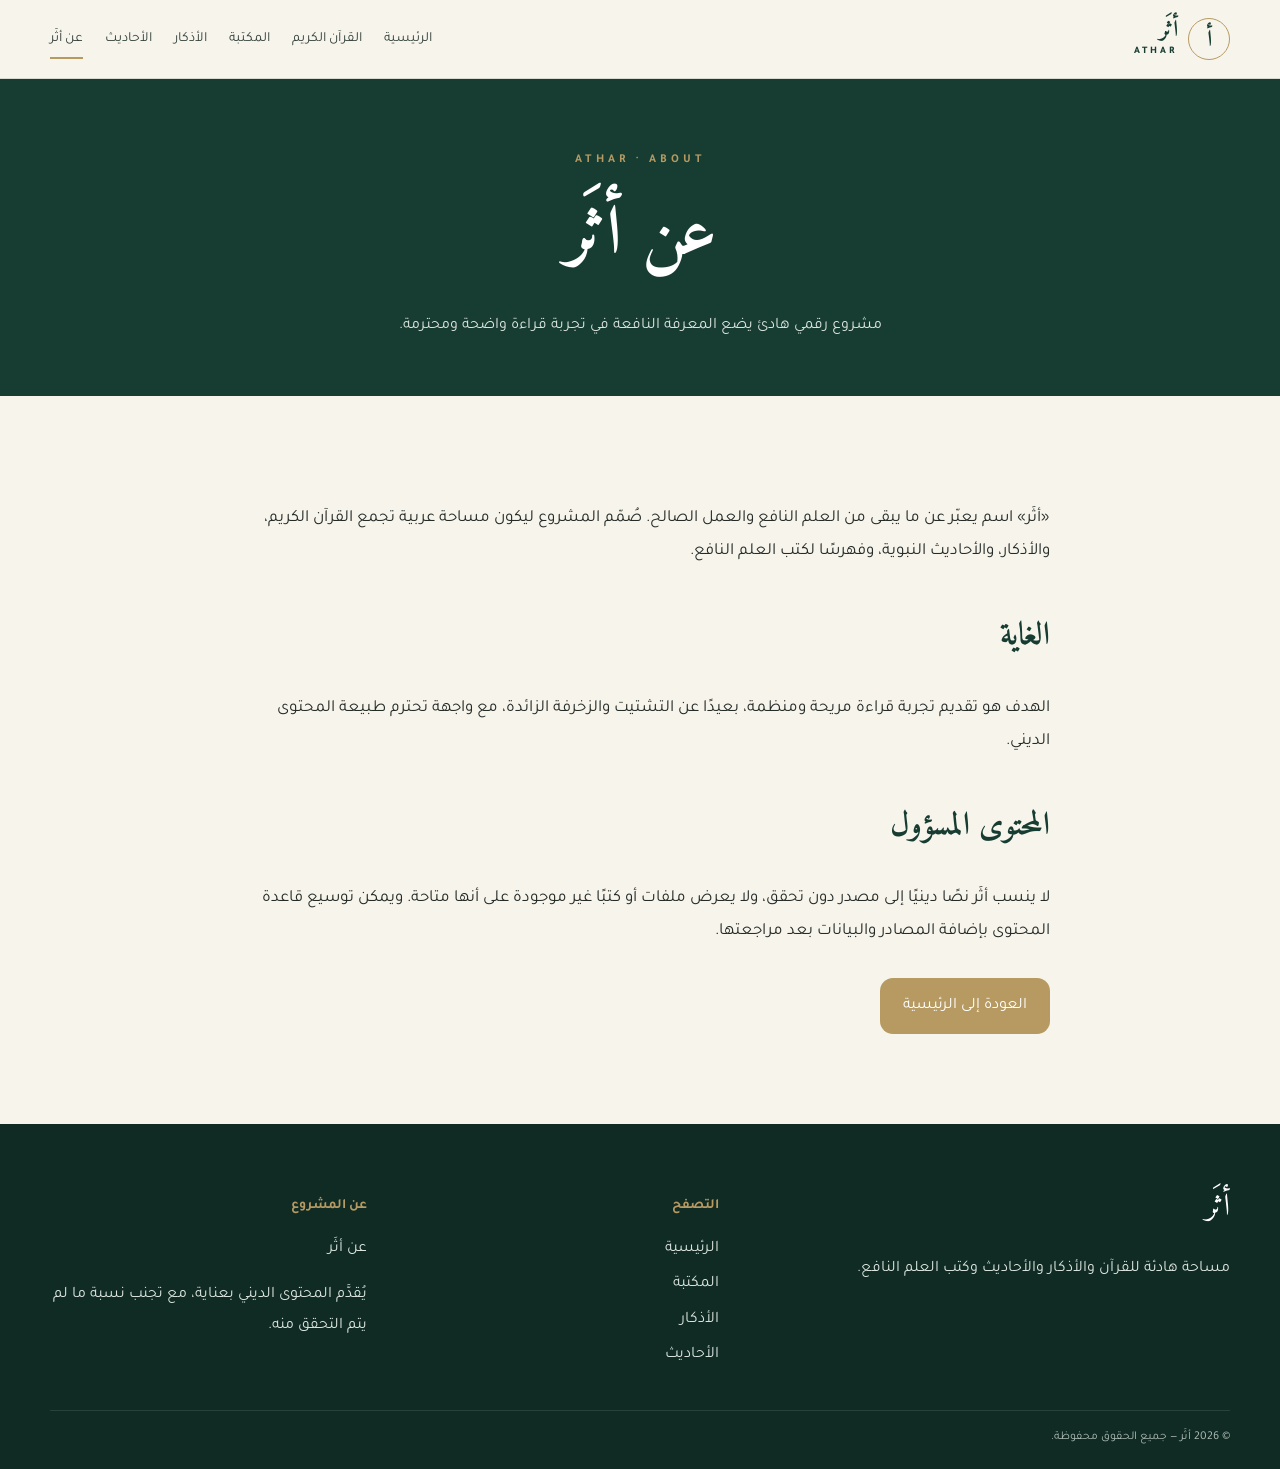
<file: about.html>
<!doctype html>
<html lang="ar" dir="rtl">
<head>
<meta charset="utf-8">
<meta name="viewport" content="width=device-width,initial-scale=1">
<title>عن أثَر — أثَر</title>
<meta name="description" content="أثَر — مساحة عربية للقرآن الكريم والأذكار والأحاديث وكتب العلم النافع.">
<link rel="preconnect" href="https://fonts.googleapis.com">
<link rel="preconnect" href="https://fonts.gstatic.com" crossorigin>
<link href="https://fonts.googleapis.com/css2?family=Amiri:wght@400;700&family=Tajawal:wght@400;500;700&display=swap" rel="stylesheet">
<link rel="stylesheet" href="about.css">
</head>
<body>
<a class="skip" href="#main">تخطّي إلى المحتوى</a>

<header class="site-header">
  <div class="container nav">
    <a class="brand" href="index.html" aria-label="أثَر - الصفحة الرئيسية">
      <span class="brand-mark" aria-hidden="true">أ</span>
      <span class="brand-text"><strong>أثَر</strong><small>ATHAR</small></span>
    </a>
    <button class="menu-btn" data-menu aria-expanded="false" aria-controls="site-nav" aria-label="فتح القائمة">☰</button>
    <nav id="site-nav" class="nav-links" data-nav-links aria-label="التنقل الرئيسي">
      <a href="index.html">الرئيسية</a>
      <a href="index.html#quran">القرآن الكريم</a>
      <a href="library.html">المكتبة</a>
      <a href="adhkar.html">الأذكار</a>
      <a href="hadith.html">الأحاديث</a>
      <a href="about.html">عن أثَر</a>
    </nav>
  </div>
</header>

<main id="main">
<section class="page-hero"><div class="container"><div class="eyebrow">ATHAR · ABOUT</div><h1>عن أثَر</h1><p>مشروع رقمي هادئ يضع المعرفة النافعة في تجربة قراءة واضحة ومحترمة.</p></div></section>
<section class="section"><div class="container about-content">
  <p>«أثَر» اسم يعبّر عن ما يبقى من العلم النافع والعمل الصالح. صُمّم المشروع ليكون مساحة عربية تجمع القرآن الكريم، والأذكار، والأحاديث النبوية، وفهرسًا لكتب العلم النافع.</p>
  <h2>الغاية</h2><p>الهدف هو تقديم تجربة قراءة مريحة ومنظمة، بعيدًا عن التشتيت والزخرفة الزائدة، مع واجهة تحترم طبيعة المحتوى الديني.</p>
  <h2>المحتوى المسؤول</h2><p>لا ينسب أثَر نصًا دينيًا إلى مصدر دون تحقق، ولا يعرض ملفات أو كتبًا غير موجودة على أنها متاحة. ويمكن توسيع قاعدة المحتوى بإضافة المصادر والبيانات بعد مراجعتها.</p>
  <div class="actions" style="justify-content:flex-start"><a class="btn btn-primary" href="index.html">العودة إلى الرئيسية</a></div>
</div></section>
</main>

<footer class="site-footer">
  <div class="container footer-grid">
    <div><div class="footer-brand">أثَر</div><p>مساحة هادئة للقرآن والأذكار والأحاديث وكتب العلم النافع.</p></div>
    <div><h3>التصفح</h3><a href="index.html">الرئيسية</a><a href="library.html">المكتبة</a><a href="adhkar.html">الأذكار</a><a href="hadith.html">الأحاديث</a></div>
    <div><h3>عن المشروع</h3><a href="about.html">عن أثَر</a><p>يُقدَّم المحتوى الديني بعناية، مع تجنب نسبة ما لم يتم التحقق منه.</p></div>
  </div>
  <div class="container copyright">© <span data-year></span> أثَر — جميع الحقوق محفوظة.</div>
</footer>

<script src="about.js"></script>
</body></html>
</file>
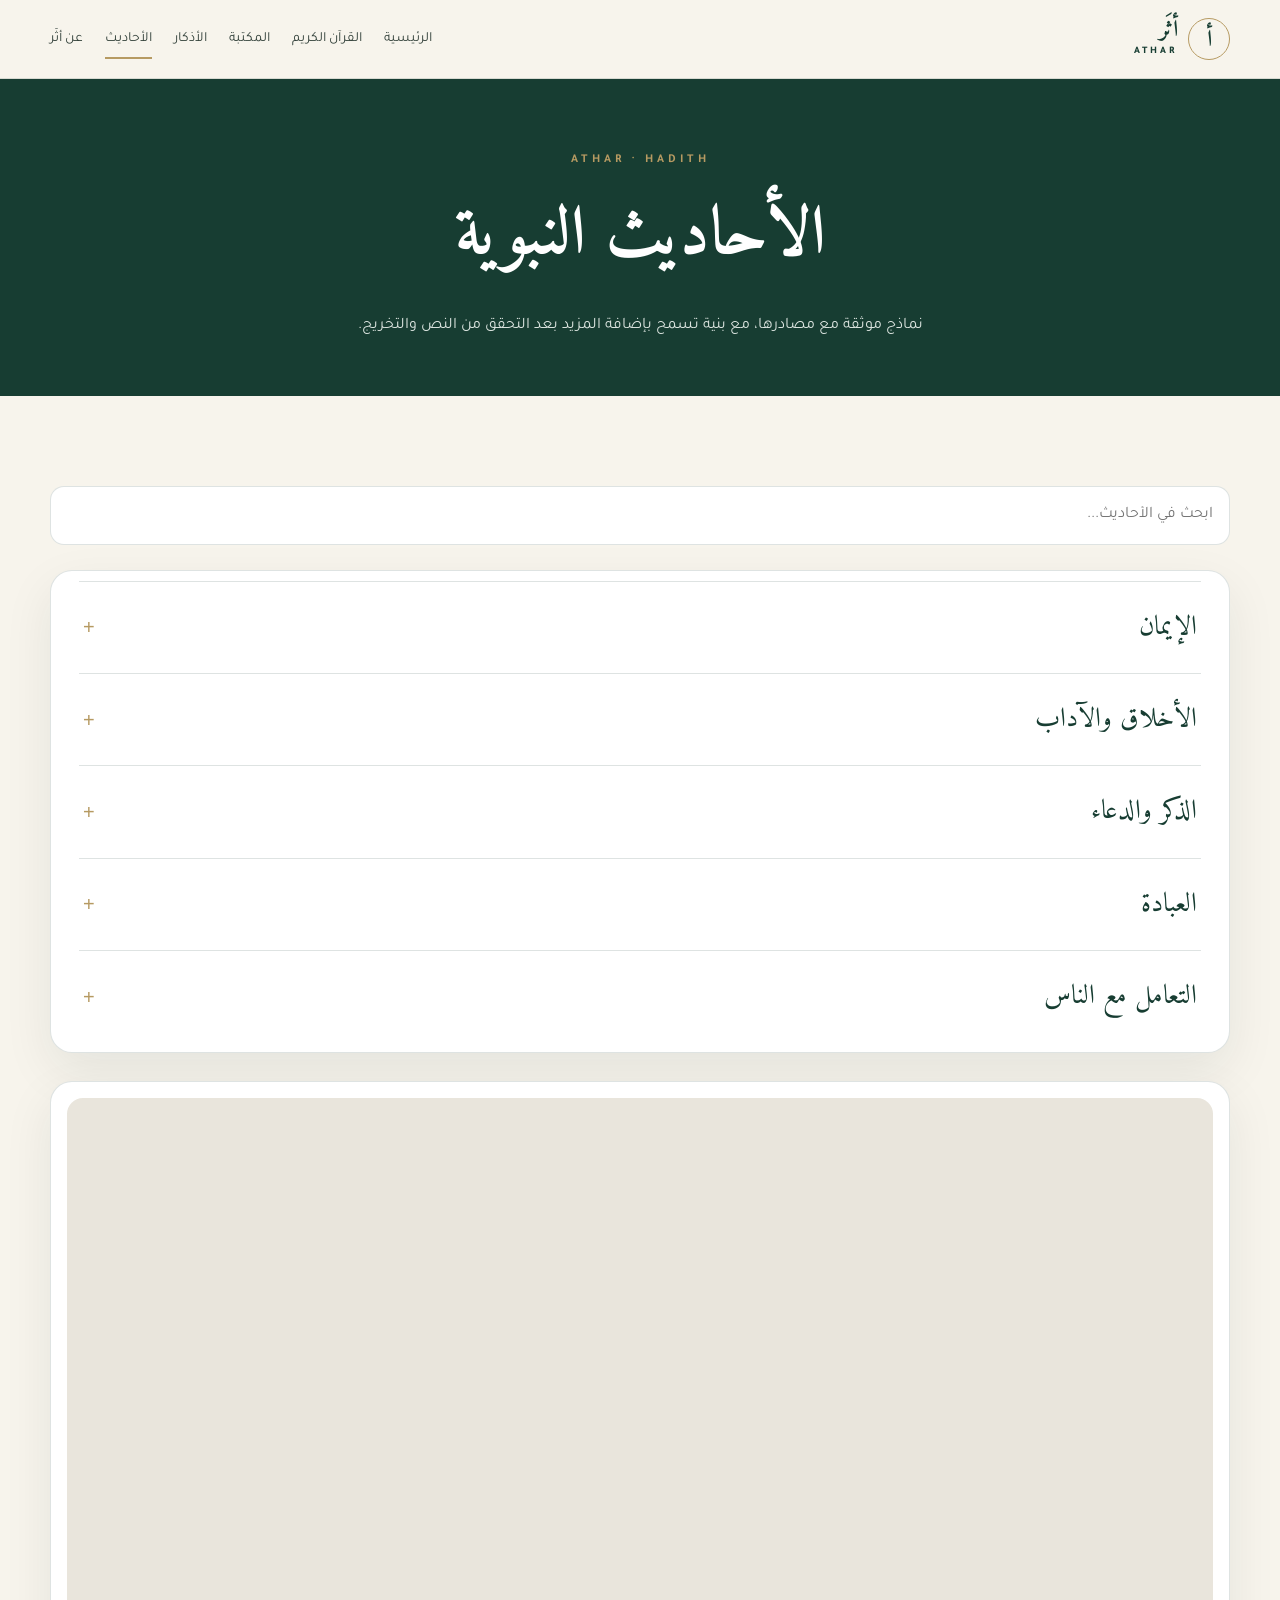
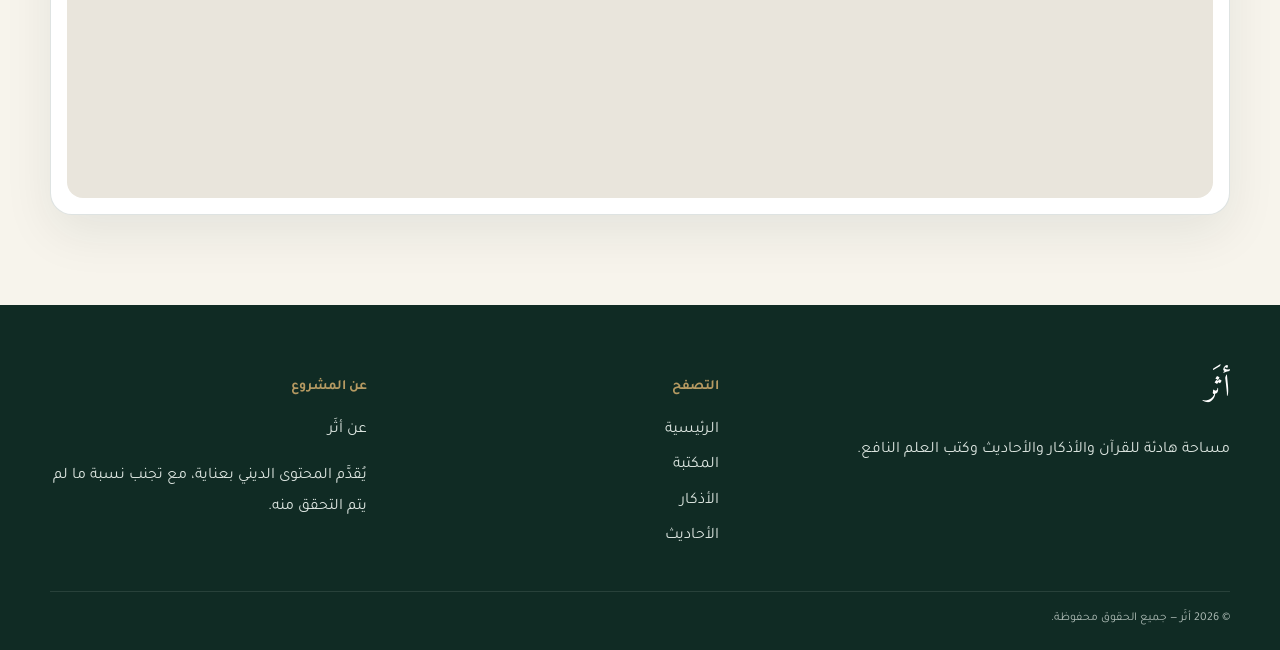
<file: hadith.html>
<!doctype html>
<html lang="ar" dir="rtl">
<head>
<meta charset="utf-8">
<meta name="viewport" content="width=device-width,initial-scale=1">
<title>الأحاديث — أثَر</title>
<meta name="description" content="أثَر — مساحة عربية للقرآن الكريم والأذكار والأحاديث وكتب العلم النافع.">
<link rel="preconnect" href="https://fonts.googleapis.com">
<link rel="preconnect" href="https://fonts.gstatic.com" crossorigin>
<link href="https://fonts.googleapis.com/css2?family=Amiri:wght@400;700&family=Tajawal:wght@400;500;700&display=swap" rel="stylesheet">
<link rel="stylesheet" href="hadith.css">
</head>
<body>
<a class="skip" href="#main">تخطّي إلى المحتوى</a>

<header class="site-header">
  <div class="container nav">
    <a class="brand" href="index.html" aria-label="أثَر - الصفحة الرئيسية">
      <span class="brand-mark" aria-hidden="true">أ</span>
      <span class="brand-text"><strong>أثَر</strong><small>ATHAR</small></span>
    </a>
    <button class="menu-btn" data-menu aria-expanded="false" aria-controls="site-nav" aria-label="فتح القائمة">☰</button>
    <nav id="site-nav" class="nav-links" data-nav-links aria-label="التنقل الرئيسي">
      <a href="index.html">الرئيسية</a>
      <a href="index.html#quran">القرآن الكريم</a>
      <a href="library.html">المكتبة</a>
      <a href="adhkar.html">الأذكار</a>
      <a href="hadith.html">الأحاديث</a>
      <a href="about.html">عن أثَر</a>
    </nav>
  </div>
</header>

<main id="main">
<section class="page-hero"><div class="container"><div class="eyebrow">ATHAR · HADITH</div><h1>الأحاديث النبوية</h1><p>نماذج موثقة مع مصادرها، مع بنية تسمح بإضافة المزيد بعد التحقق من النص والتخريج.</p></div></section>
<section class="section"><div class="container">
  <div class="toolbar"><input id="hadith-search" class="search" type="search" placeholder="ابحث في الأحاديث..." aria-label="البحث في الأحاديث"></div>
  <div id="hadith-list" class="card" style="padding:10px 28px"></div>
  <div class="card pdf-card" style="margin-top:28px"><div id="hadith-pdf"></div></div>
</div></section>
</main>

<footer class="site-footer">
  <div class="container footer-grid">
    <div><div class="footer-brand">أثَر</div><p>مساحة هادئة للقرآن والأذكار والأحاديث وكتب العلم النافع.</p></div>
    <div><h3>التصفح</h3><a href="index.html">الرئيسية</a><a href="library.html">المكتبة</a><a href="adhkar.html">الأذكار</a><a href="hadith.html">الأحاديث</a></div>
    <div><h3>عن المشروع</h3><a href="about.html">عن أثَر</a><p>يُقدَّم المحتوى الديني بعناية، مع تجنب نسبة ما لم يتم التحقق منه.</p></div>
  </div>
  <div class="container copyright">© <span data-year></span> أثَر — جميع الحقوق محفوظة.</div>
</footer>

<script src="hadith.js"></script>
</body></html>
</file>
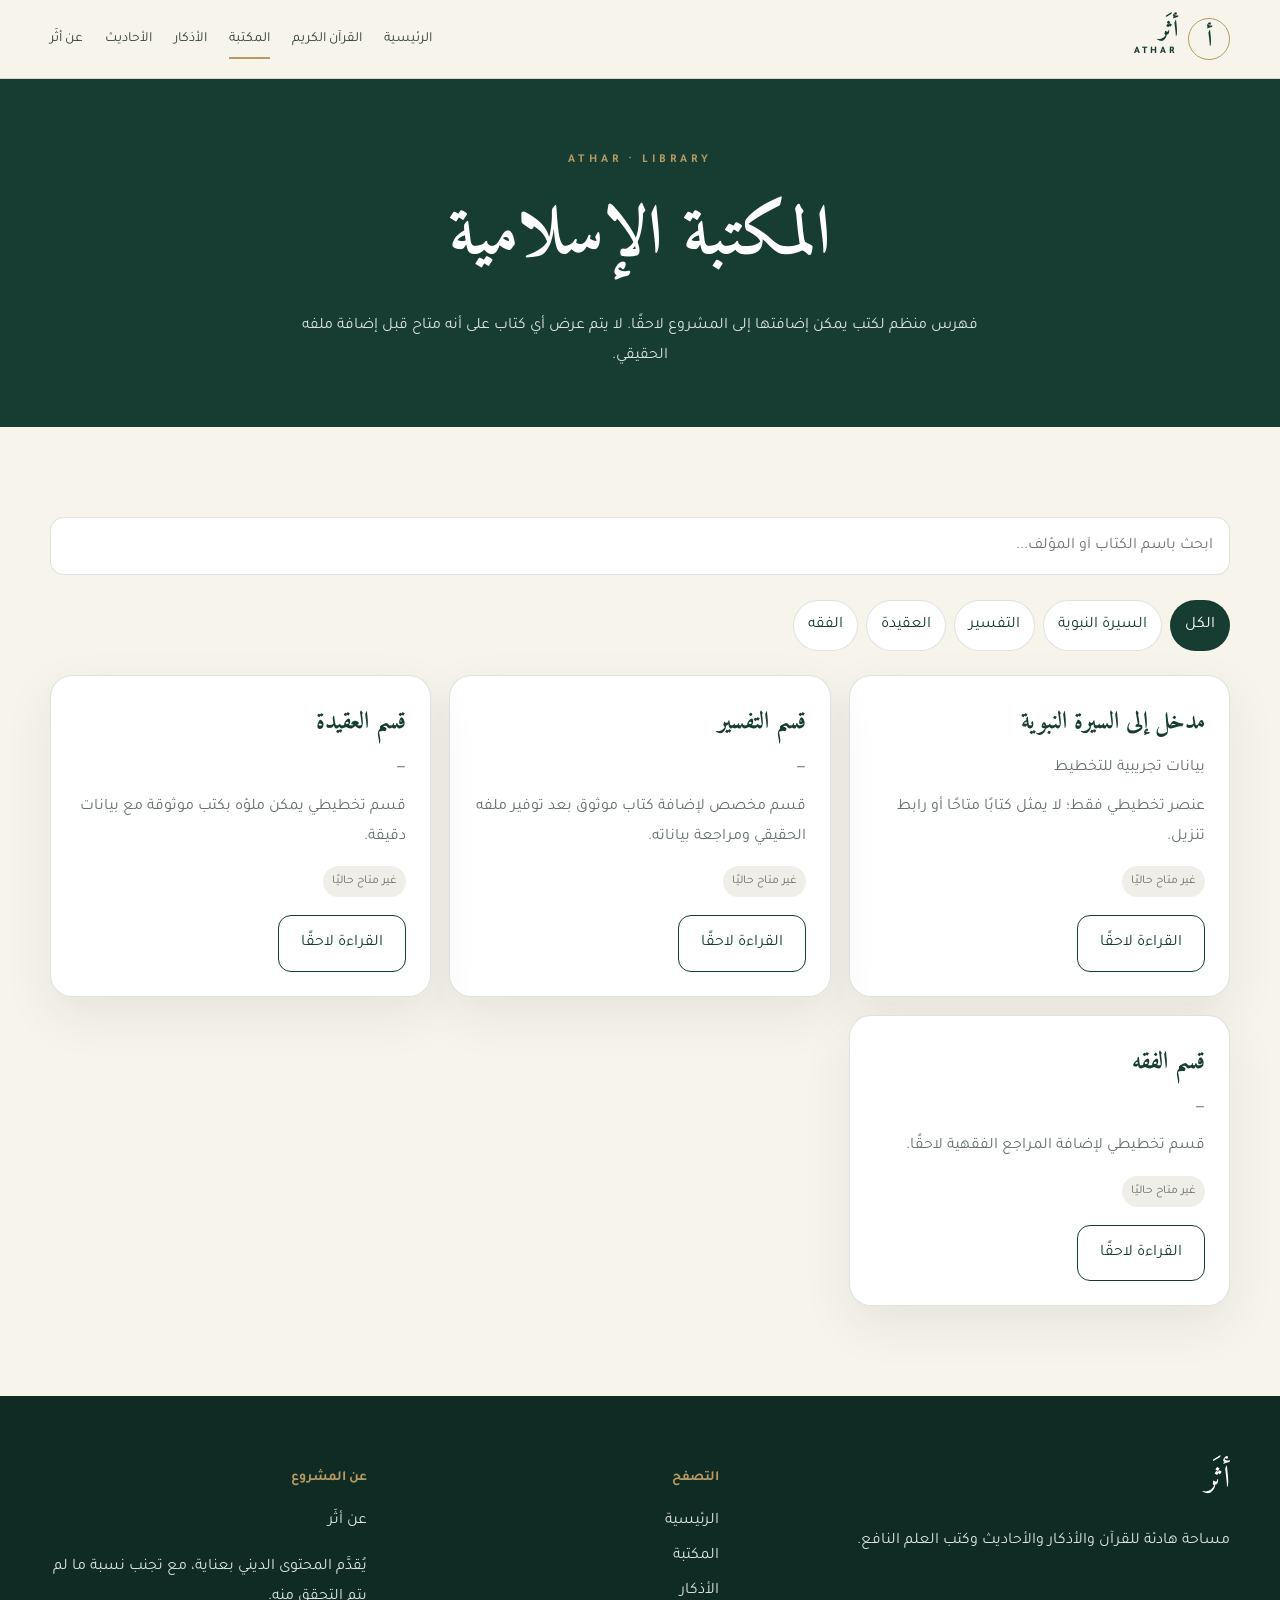
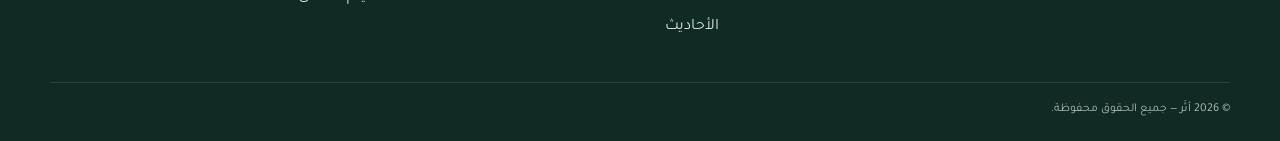
<file: library.html>
<!doctype html>
<html lang="ar" dir="rtl">
<head>
<meta charset="utf-8">
<meta name="viewport" content="width=device-width,initial-scale=1">
<title>المكتبة الإسلامية — أثَر</title>
<meta name="description" content="أثَر — مساحة عربية للقرآن الكريم والأذكار والأحاديث وكتب العلم النافع.">
<link rel="preconnect" href="https://fonts.googleapis.com">
<link rel="preconnect" href="https://fonts.gstatic.com" crossorigin>
<link href="https://fonts.googleapis.com/css2?family=Amiri:wght@400;700&family=Tajawal:wght@400;500;700&display=swap" rel="stylesheet">
<link rel="stylesheet" href="library.css">
</head>
<body>
<a class="skip" href="#main">تخطّي إلى المحتوى</a>

<header class="site-header">
  <div class="container nav">
    <a class="brand" href="index.html" aria-label="أثَر - الصفحة الرئيسية">
      <span class="brand-mark" aria-hidden="true">أ</span>
      <span class="brand-text"><strong>أثَر</strong><small>ATHAR</small></span>
    </a>
    <button class="menu-btn" data-menu aria-expanded="false" aria-controls="site-nav" aria-label="فتح القائمة">☰</button>
    <nav id="site-nav" class="nav-links" data-nav-links aria-label="التنقل الرئيسي">
      <a href="index.html">الرئيسية</a>
      <a href="index.html#quran">القرآن الكريم</a>
      <a href="library.html">المكتبة</a>
      <a href="adhkar.html">الأذكار</a>
      <a href="hadith.html">الأحاديث</a>
      <a href="about.html">عن أثَر</a>
    </nav>
  </div>
</header>

<main id="main">
<section class="page-hero"><div class="container"><div class="eyebrow">ATHAR · LIBRARY</div><h1>المكتبة الإسلامية</h1><p>فهرس منظم لكتب يمكن إضافتها إلى المشروع لاحقًا. لا يتم عرض أي كتاب على أنه متاح قبل إضافة ملفه الحقيقي.</p></div></section>
<section class="section">
<div class="container">
  <div class="toolbar"><input id="book-search" class="search" type="search" placeholder="ابحث باسم الكتاب أو المؤلف..." aria-label="البحث في الكتب"></div>
  <div id="category-filters" class="filters"></div>
  <div id="book-grid" class="grid" style="margin-top:24px"></div>
  <p id="library-empty" class="notice" hidden>لا توجد نتائج مطابقة.</p>
</div>
</section>
</main>

<footer class="site-footer">
  <div class="container footer-grid">
    <div><div class="footer-brand">أثَر</div><p>مساحة هادئة للقرآن والأذكار والأحاديث وكتب العلم النافع.</p></div>
    <div><h3>التصفح</h3><a href="index.html">الرئيسية</a><a href="library.html">المكتبة</a><a href="adhkar.html">الأذكار</a><a href="hadith.html">الأحاديث</a></div>
    <div><h3>عن المشروع</h3><a href="about.html">عن أثَر</a><p>يُقدَّم المحتوى الديني بعناية، مع تجنب نسبة ما لم يتم التحقق منه.</p></div>
  </div>
  <div class="container copyright">© <span data-year></span> أثَر — جميع الحقوق محفوظة.</div>
</footer>

<script src="library.js"></script>
</body></html>
</file>
<file: about.css>
:root{
  --green:#173D32; --green-2:#102B24; --ivory:#F7F4EC; --white:#fff;
  --sage:#A7B9A6; --gold:#B69A62; --text:#252B27; --muted:#65716a;
  --border:rgba(23,61,50,.14); --shadow:0 18px 50px rgba(16,43,36,.08);
  --radius:22px; --max:1180px;
}
*{box-sizing:border-box}
html{scroll-behavior:smooth}
body{margin:0;background:var(--ivory);color:var(--text);font-family:"Tajawal","IBM Plex Sans Arabic",Tahoma,Arial,sans-serif;line-height:1.9}
body::selection{background:var(--gold);color:#fff}
a{color:inherit;text-decoration:none}
button,input{font:inherit}
button{cursor:pointer}
img{max-width:100%;display:block}
.container{width:min(calc(100% - 40px),var(--max));margin-inline:auto}
.site-header{position:sticky;top:0;z-index:50;background:rgba(247,244,236,.93);backdrop-filter:blur(14px);border-bottom:1px solid var(--border)}
.nav{min-height:78px;display:flex;align-items:center;justify-content:space-between;gap:24px}
.brand{display:flex;align-items:center;gap:10px;font-weight:800;color:var(--green)}
.brand-mark{width:42px;height:42px;border:1px solid var(--gold);border-radius:50%;display:grid;place-items:center;font-family:Amiri,serif;font-size:23px}
.brand-text{line-height:1.05}.brand-text strong{display:block;font-family:Amiri,serif;font-size:23px}.brand-text small{font-size:10px;letter-spacing:3px;direction:ltr}
.nav-links{display:flex;gap:22px;align-items:center;font-size:14px}
.nav-links a{position:relative;padding:7px 0;color:#34423b}
.nav-links a::after{content:"";position:absolute;right:0;bottom:0;width:0;height:2px;background:var(--gold);transition:.25s}
.nav-links a:hover::after,.nav-links a.active::after{width:100%}
.menu-btn{display:none;border:1px solid var(--border);background:#fff;border-radius:12px;width:44px;height:44px;color:var(--green)}
.hero{background:var(--green);color:#fff;position:relative;overflow:hidden}
.hero::before,.hero::after{content:"";position:absolute;inset:-20%;background-image:linear-gradient(30deg,transparent 45%,rgba(182,154,98,.08) 46%,rgba(182,154,98,.08) 47%,transparent 48%),linear-gradient(150deg,transparent 45%,rgba(182,154,98,.06) 46%,rgba(182,154,98,.06) 47%,transparent 48%);background-size:90px 90px;transform:rotate(4deg);opacity:.8}
.hero::after{inset:auto -10% -60%;height:70%;background:radial-gradient(circle,rgba(182,154,98,.12),transparent 60%);transform:none}
.hero-inner{position:relative;z-index:1;min-height:620px;display:grid;place-items:center;text-align:center;padding:90px 0}
.eyebrow{color:var(--gold);letter-spacing:4px;font-size:12px;font-weight:700}
.hero h1{font-family:Amiri,serif;font-size:clamp(50px,8vw,92px);line-height:1.2;margin:18px 0 10px;font-weight:700}
.hero p{max-width:680px;margin:0 auto;color:#dbe4df;font-size:18px}
.actions{display:flex;justify-content:center;gap:12px;flex-wrap:wrap;margin-top:30px}
.btn{border:1px solid transparent;border-radius:13px;padding:12px 22px;display:inline-flex;align-items:center;justify-content:center;gap:8px;transition:.25s}
.btn-primary{background:var(--gold);color:#fff}.btn-primary:hover{transform:translateY(-2px);filter:brightness(1.05)}
.btn-light{background:rgba(255,255,255,.08);border-color:rgba(255,255,255,.25);color:#fff}.btn-light:hover{background:rgba(255,255,255,.14)}
.btn-outline{background:transparent;border-color:var(--green);color:var(--green)}.btn-outline:hover{background:var(--green);color:#fff}
.section{padding:90px 0}
.section-head{display:flex;justify-content:space-between;gap:20px;align-items:end;margin-bottom:28px}
.section-head h2{font-family:Amiri,serif;font-size:42px;color:var(--green);margin:0}
.section-head p{margin:4px 0 0;color:var(--muted)}
.gold-line{width:58px;height:2px;background:var(--gold);margin:12px 0}
.card{background:#fff;border:1px solid var(--border);border-radius:var(--radius);box-shadow:var(--shadow)}
.pdf-card{padding:16px}
.pdf-viewer{width:100%;height:650px;border:0;border-radius:16px;background:#e9e5dc}
.pdf-empty{min-height:360px;display:grid;place-items:center;text-align:center;padding:35px;background:#efebe2;border-radius:16px;border:1px dashed rgba(23,61,50,.25)}
.pdf-empty strong{display:block;color:var(--green);font-size:20px;margin-bottom:8px}
.grid{display:grid;grid-template-columns:repeat(3,1fr);gap:18px}
.category-card,.book-card{padding:24px;transition:.25s}.category-card:hover,.book-card:hover{transform:translateY(-4px)}
.category-icon{width:44px;height:44px;border-radius:50%;display:grid;place-items:center;background:#edf1ea;color:var(--green);margin-bottom:16px}
.category-card h3,.book-card h3{margin:0;color:var(--green);font-family:Amiri,serif;font-size:24px}
.category-card p,.book-card p{color:var(--muted);margin:8px 0 0}
.feature-grid{display:grid;grid-template-columns:1fr 1fr;gap:18px}
.feature-card{padding:28px;position:relative;overflow:hidden}
.feature-card::before{content:"أ";position:absolute;left:16px;top:-30px;font:120px/1 Amiri;color:rgba(182,154,98,.08)}
.feature-card h3{font-family:Amiri,serif;font-size:27px;color:var(--green);margin:0 0 10px}
.quote{font-family:Amiri,serif;font-size:25px;line-height:2;color:#1f2e28}
.meta{font-size:13px;color:var(--muted)}
.page-hero{padding:70px 0 55px;background:var(--green);color:#fff;text-align:center}
.page-hero h1{font-family:Amiri,serif;font-size:clamp(44px,6vw,68px);margin:0}.page-hero p{max-width:700px;margin:10px auto 0;color:#dbe4df}
.toolbar{display:flex;gap:12px;flex-wrap:wrap;margin-bottom:25px}
.search{flex:1;min-width:220px;border:1px solid var(--border);border-radius:14px;background:#fff;padding:13px 16px;outline:none}
.search:focus{border-color:var(--gold);box-shadow:0 0 0 3px rgba(182,154,98,.12)}
.filters{display:flex;gap:8px;flex-wrap:wrap}.filter{border:1px solid var(--border);background:#fff;padding:9px 14px;border-radius:999px;color:var(--green)}.filter.active,.filter:hover{background:var(--green);color:#fff}
.book-card .availability{display:inline-flex;margin-top:14px;padding:4px 9px;border-radius:999px;font-size:12px;background:#f0eee8;color:#66716b}
.book-card .available{background:#e8f1e8;color:#276039}
.book-card .card-actions{display:flex;gap:8px;margin-top:18px}
.accordion{border-top:1px solid var(--border)}
.acc-btn{width:100%;border:0;background:transparent;padding:20px 4px;display:flex;align-items:center;justify-content:space-between;color:var(--green);font-family:Amiri,serif;font-size:27px;text-align:right}
.acc-btn span:last-child{font-family:Arial;font-size:20px;color:var(--gold)}
.acc-panel{max-height:0;overflow:hidden;transition:max-height .35s ease}
.acc-panel.open{max-height:2500px}
.entry{padding:20px 0;border-bottom:1px dashed rgba(23,61,50,.16)}
.entry:last-child{border-bottom:0}.entry-text{font-family:Amiri,serif;font-size:25px;line-height:2.2}.entry-actions{display:flex;gap:8px;align-items:center;margin-top:10px;flex-wrap:wrap}
.copy-btn,.reset-btn{border:1px solid var(--border);background:#fff;border-radius:10px;padding:6px 11px;color:var(--green);font-size:13px}
.count{min-width:42px;text-align:center;padding:5px 9px;border-radius:10px;background:#edf1ea;color:var(--green);font-weight:700}
.notice{padding:15px 18px;border-radius:14px;background:#f1eee6;border:1px solid var(--border);color:#4d5a53}
.about-content{max-width:820px;margin:auto}.about-content h2{font-family:Amiri,serif;color:var(--green);font-size:32px;margin-top:38px}.about-content p{font-size:17px}
.site-footer{background:var(--green-2);color:#dbe4df;padding:55px 0 20px}.footer-grid{display:grid;grid-template-columns:1.5fr 1fr 1fr;gap:35px}.footer-brand{font-family:Amiri,serif;font-size:31px;color:#fff}.site-footer h3{font-size:14px;color:var(--gold)}.site-footer a{display:block;margin:5px 0;color:#dbe4df}.copyright{border-top:1px solid rgba(255,255,255,.1);margin-top:35px;padding-top:15px;font-size:12px;color:#aebcb6}
.reader-shell{padding:55px 0}.reader-toolbar{display:flex;justify-content:space-between;align-items:center;gap:15px;margin-bottom:18px}.reader-toolbar h1{font-family:Amiri,serif;color:var(--green);margin:0;font-size:34px}
.skip{position:absolute;right:12px;top:-60px;background:#fff;padding:10px;border-radius:8px;z-index:100}.skip:focus{top:12px}
:focus-visible{outline:3px solid rgba(182,154,98,.55);outline-offset:3px}
.reveal{opacity:0;transform:translateY(14px);transition:.55s ease}.reveal.visible{opacity:1;transform:none}
[dir="rtl"] .nav-links{direction:rtl}
@media(max-width:850px){
  .menu-btn{display:block}
  .nav-links{display:none;position:absolute;top:78px;right:20px;left:20px;background:#fff;border:1px solid var(--border);border-radius:16px;padding:12px;box-shadow:var(--shadow);flex-direction:column;align-items:stretch}
  .nav-links.open{display:flex}.nav-links a{padding:10px 8px}
  .grid{grid-template-columns:1fr 1fr}.feature-grid{grid-template-columns:1fr}
  .hero-inner{min-height:560px;padding:70px 0}.pdf-viewer{height:520px}.footer-grid{grid-template-columns:1fr 1fr}
}
@media(max-width:560px){
  .container{width:min(calc(100% - 28px),var(--max))}
  .section{padding:65px 0}.section-head{display:block}.section-head h2{font-size:36px}
  .grid{grid-template-columns:1fr}.footer-grid{grid-template-columns:1fr}
  .hero p{font-size:16px}.hero h1{font-size:52px}.pdf-viewer{height:460px}
  .page-hero{padding:55px 0 40px}.reader-toolbar{align-items:flex-start;flex-direction:column}
}
@media(prefers-reduced-motion:reduce){
  html{scroll-behavior:auto}.reveal{opacity:1;transform:none;transition:none}.pdf-card,.category-card,.book-card{transition:none}
}
</file>
<file: hadith.css>
:root{
  --green:#173D32; --green-2:#102B24; --ivory:#F7F4EC; --white:#fff;
  --sage:#A7B9A6; --gold:#B69A62; --text:#252B27; --muted:#65716a;
  --border:rgba(23,61,50,.14); --shadow:0 18px 50px rgba(16,43,36,.08);
  --radius:22px; --max:1180px;
}
*{box-sizing:border-box}
html{scroll-behavior:smooth}
body{margin:0;background:var(--ivory);color:var(--text);font-family:"Tajawal","IBM Plex Sans Arabic",Tahoma,Arial,sans-serif;line-height:1.9}
body::selection{background:var(--gold);color:#fff}
a{color:inherit;text-decoration:none}
button,input{font:inherit}
button{cursor:pointer}
img{max-width:100%;display:block}
.container{width:min(calc(100% - 40px),var(--max));margin-inline:auto}
.site-header{position:sticky;top:0;z-index:50;background:rgba(247,244,236,.93);backdrop-filter:blur(14px);border-bottom:1px solid var(--border)}
.nav{min-height:78px;display:flex;align-items:center;justify-content:space-between;gap:24px}
.brand{display:flex;align-items:center;gap:10px;font-weight:800;color:var(--green)}
.brand-mark{width:42px;height:42px;border:1px solid var(--gold);border-radius:50%;display:grid;place-items:center;font-family:Amiri,serif;font-size:23px}
.brand-text{line-height:1.05}.brand-text strong{display:block;font-family:Amiri,serif;font-size:23px}.brand-text small{font-size:10px;letter-spacing:3px;direction:ltr}
.nav-links{display:flex;gap:22px;align-items:center;font-size:14px}
.nav-links a{position:relative;padding:7px 0;color:#34423b}
.nav-links a::after{content:"";position:absolute;right:0;bottom:0;width:0;height:2px;background:var(--gold);transition:.25s}
.nav-links a:hover::after,.nav-links a.active::after{width:100%}
.menu-btn{display:none;border:1px solid var(--border);background:#fff;border-radius:12px;width:44px;height:44px;color:var(--green)}
.hero{background:var(--green);color:#fff;position:relative;overflow:hidden}
.hero::before,.hero::after{content:"";position:absolute;inset:-20%;background-image:linear-gradient(30deg,transparent 45%,rgba(182,154,98,.08) 46%,rgba(182,154,98,.08) 47%,transparent 48%),linear-gradient(150deg,transparent 45%,rgba(182,154,98,.06) 46%,rgba(182,154,98,.06) 47%,transparent 48%);background-size:90px 90px;transform:rotate(4deg);opacity:.8}
.hero::after{inset:auto -10% -60%;height:70%;background:radial-gradient(circle,rgba(182,154,98,.12),transparent 60%);transform:none}
.hero-inner{position:relative;z-index:1;min-height:620px;display:grid;place-items:center;text-align:center;padding:90px 0}
.eyebrow{color:var(--gold);letter-spacing:4px;font-size:12px;font-weight:700}
.hero h1{font-family:Amiri,serif;font-size:clamp(50px,8vw,92px);line-height:1.2;margin:18px 0 10px;font-weight:700}
.hero p{max-width:680px;margin:0 auto;color:#dbe4df;font-size:18px}
.actions{display:flex;justify-content:center;gap:12px;flex-wrap:wrap;margin-top:30px}
.btn{border:1px solid transparent;border-radius:13px;padding:12px 22px;display:inline-flex;align-items:center;justify-content:center;gap:8px;transition:.25s}
.btn-primary{background:var(--gold);color:#fff}.btn-primary:hover{transform:translateY(-2px);filter:brightness(1.05)}
.btn-light{background:rgba(255,255,255,.08);border-color:rgba(255,255,255,.25);color:#fff}.btn-light:hover{background:rgba(255,255,255,.14)}
.btn-outline{background:transparent;border-color:var(--green);color:var(--green)}.btn-outline:hover{background:var(--green);color:#fff}
.section{padding:90px 0}
.section-head{display:flex;justify-content:space-between;gap:20px;align-items:end;margin-bottom:28px}
.section-head h2{font-family:Amiri,serif;font-size:42px;color:var(--green);margin:0}
.section-head p{margin:4px 0 0;color:var(--muted)}
.gold-line{width:58px;height:2px;background:var(--gold);margin:12px 0}
.card{background:#fff;border:1px solid var(--border);border-radius:var(--radius);box-shadow:var(--shadow)}
.pdf-card{padding:16px}
.pdf-viewer{width:100%;height:650px;border:0;border-radius:16px;background:#e9e5dc}
.pdf-empty{min-height:360px;display:grid;place-items:center;text-align:center;padding:35px;background:#efebe2;border-radius:16px;border:1px dashed rgba(23,61,50,.25)}
.pdf-empty strong{display:block;color:var(--green);font-size:20px;margin-bottom:8px}
.grid{display:grid;grid-template-columns:repeat(3,1fr);gap:18px}
.category-card,.book-card{padding:24px;transition:.25s}.category-card:hover,.book-card:hover{transform:translateY(-4px)}
.category-icon{width:44px;height:44px;border-radius:50%;display:grid;place-items:center;background:#edf1ea;color:var(--green);margin-bottom:16px}
.category-card h3,.book-card h3{margin:0;color:var(--green);font-family:Amiri,serif;font-size:24px}
.category-card p,.book-card p{color:var(--muted);margin:8px 0 0}
.feature-grid{display:grid;grid-template-columns:1fr 1fr;gap:18px}
.feature-card{padding:28px;position:relative;overflow:hidden}
.feature-card::before{content:"أ";position:absolute;left:16px;top:-30px;font:120px/1 Amiri;color:rgba(182,154,98,.08)}
.feature-card h3{font-family:Amiri,serif;font-size:27px;color:var(--green);margin:0 0 10px}
.quote{font-family:Amiri,serif;font-size:25px;line-height:2;color:#1f2e28}
.meta{font-size:13px;color:var(--muted)}
.page-hero{padding:70px 0 55px;background:var(--green);color:#fff;text-align:center}
.page-hero h1{font-family:Amiri,serif;font-size:clamp(44px,6vw,68px);margin:0}.page-hero p{max-width:700px;margin:10px auto 0;color:#dbe4df}
.toolbar{display:flex;gap:12px;flex-wrap:wrap;margin-bottom:25px}
.search{flex:1;min-width:220px;border:1px solid var(--border);border-radius:14px;background:#fff;padding:13px 16px;outline:none}
.search:focus{border-color:var(--gold);box-shadow:0 0 0 3px rgba(182,154,98,.12)}
.filters{display:flex;gap:8px;flex-wrap:wrap}.filter{border:1px solid var(--border);background:#fff;padding:9px 14px;border-radius:999px;color:var(--green)}.filter.active,.filter:hover{background:var(--green);color:#fff}
.book-card .availability{display:inline-flex;margin-top:14px;padding:4px 9px;border-radius:999px;font-size:12px;background:#f0eee8;color:#66716b}
.book-card .available{background:#e8f1e8;color:#276039}
.book-card .card-actions{display:flex;gap:8px;margin-top:18px}
.accordion{border-top:1px solid var(--border)}
.acc-btn{width:100%;border:0;background:transparent;padding:20px 4px;display:flex;align-items:center;justify-content:space-between;color:var(--green);font-family:Amiri,serif;font-size:27px;text-align:right}
.acc-btn span:last-child{font-family:Arial;font-size:20px;color:var(--gold)}
.acc-panel{max-height:0;overflow:hidden;transition:max-height .35s ease}
.acc-panel.open{max-height:2500px}
.entry{padding:20px 0;border-bottom:1px dashed rgba(23,61,50,.16)}
.entry:last-child{border-bottom:0}.entry-text{font-family:Amiri,serif;font-size:25px;line-height:2.2}.entry-actions{display:flex;gap:8px;align-items:center;margin-top:10px;flex-wrap:wrap}
.copy-btn,.reset-btn{border:1px solid var(--border);background:#fff;border-radius:10px;padding:6px 11px;color:var(--green);font-size:13px}
.count{min-width:42px;text-align:center;padding:5px 9px;border-radius:10px;background:#edf1ea;color:var(--green);font-weight:700}
.notice{padding:15px 18px;border-radius:14px;background:#f1eee6;border:1px solid var(--border);color:#4d5a53}
.about-content{max-width:820px;margin:auto}.about-content h2{font-family:Amiri,serif;color:var(--green);font-size:32px;margin-top:38px}.about-content p{font-size:17px}
.site-footer{background:var(--green-2);color:#dbe4df;padding:55px 0 20px}.footer-grid{display:grid;grid-template-columns:1.5fr 1fr 1fr;gap:35px}.footer-brand{font-family:Amiri,serif;font-size:31px;color:#fff}.site-footer h3{font-size:14px;color:var(--gold)}.site-footer a{display:block;margin:5px 0;color:#dbe4df}.copyright{border-top:1px solid rgba(255,255,255,.1);margin-top:35px;padding-top:15px;font-size:12px;color:#aebcb6}
.reader-shell{padding:55px 0}.reader-toolbar{display:flex;justify-content:space-between;align-items:center;gap:15px;margin-bottom:18px}.reader-toolbar h1{font-family:Amiri,serif;color:var(--green);margin:0;font-size:34px}
.skip{position:absolute;right:12px;top:-60px;background:#fff;padding:10px;border-radius:8px;z-index:100}.skip:focus{top:12px}
:focus-visible{outline:3px solid rgba(182,154,98,.55);outline-offset:3px}
.reveal{opacity:0;transform:translateY(14px);transition:.55s ease}.reveal.visible{opacity:1;transform:none}
[dir="rtl"] .nav-links{direction:rtl}
@media(max-width:850px){
  .menu-btn{display:block}
  .nav-links{display:none;position:absolute;top:78px;right:20px;left:20px;background:#fff;border:1px solid var(--border);border-radius:16px;padding:12px;box-shadow:var(--shadow);flex-direction:column;align-items:stretch}
  .nav-links.open{display:flex}.nav-links a{padding:10px 8px}
  .grid{grid-template-columns:1fr 1fr}.feature-grid{grid-template-columns:1fr}
  .hero-inner{min-height:560px;padding:70px 0}.pdf-viewer{height:520px}.footer-grid{grid-template-columns:1fr 1fr}
}
@media(max-width:560px){
  .container{width:min(calc(100% - 28px),var(--max))}
  .section{padding:65px 0}.section-head{display:block}.section-head h2{font-size:36px}
  .grid{grid-template-columns:1fr}.footer-grid{grid-template-columns:1fr}
  .hero p{font-size:16px}.hero h1{font-size:52px}.pdf-viewer{height:460px}
  .page-hero{padding:55px 0 40px}.reader-toolbar{align-items:flex-start;flex-direction:column}
}
@media(prefers-reduced-motion:reduce){
  html{scroll-behavior:auto}.reveal{opacity:1;transform:none;transition:none}.pdf-card,.category-card,.book-card{transition:none}
}
</file>
<file: library.css>
:root{
  --green:#173D32; --green-2:#102B24; --ivory:#F7F4EC; --white:#fff;
  --sage:#A7B9A6; --gold:#B69A62; --text:#252B27; --muted:#65716a;
  --border:rgba(23,61,50,.14); --shadow:0 18px 50px rgba(16,43,36,.08);
  --radius:22px; --max:1180px;
}
*{box-sizing:border-box}
html{scroll-behavior:smooth}
body{margin:0;background:var(--ivory);color:var(--text);font-family:"Tajawal","IBM Plex Sans Arabic",Tahoma,Arial,sans-serif;line-height:1.9}
body::selection{background:var(--gold);color:#fff}
a{color:inherit;text-decoration:none}
button,input{font:inherit}
button{cursor:pointer}
img{max-width:100%;display:block}
.container{width:min(calc(100% - 40px),var(--max));margin-inline:auto}
.site-header{position:sticky;top:0;z-index:50;background:rgba(247,244,236,.93);backdrop-filter:blur(14px);border-bottom:1px solid var(--border)}
.nav{min-height:78px;display:flex;align-items:center;justify-content:space-between;gap:24px}
.brand{display:flex;align-items:center;gap:10px;font-weight:800;color:var(--green)}
.brand-mark{width:42px;height:42px;border:1px solid var(--gold);border-radius:50%;display:grid;place-items:center;font-family:Amiri,serif;font-size:23px}
.brand-text{line-height:1.05}.brand-text strong{display:block;font-family:Amiri,serif;font-size:23px}.brand-text small{font-size:10px;letter-spacing:3px;direction:ltr}
.nav-links{display:flex;gap:22px;align-items:center;font-size:14px}
.nav-links a{position:relative;padding:7px 0;color:#34423b}
.nav-links a::after{content:"";position:absolute;right:0;bottom:0;width:0;height:2px;background:var(--gold);transition:.25s}
.nav-links a:hover::after,.nav-links a.active::after{width:100%}
.menu-btn{display:none;border:1px solid var(--border);background:#fff;border-radius:12px;width:44px;height:44px;color:var(--green)}
.hero{background:var(--green);color:#fff;position:relative;overflow:hidden}
.hero::before,.hero::after{content:"";position:absolute;inset:-20%;background-image:linear-gradient(30deg,transparent 45%,rgba(182,154,98,.08) 46%,rgba(182,154,98,.08) 47%,transparent 48%),linear-gradient(150deg,transparent 45%,rgba(182,154,98,.06) 46%,rgba(182,154,98,.06) 47%,transparent 48%);background-size:90px 90px;transform:rotate(4deg);opacity:.8}
.hero::after{inset:auto -10% -60%;height:70%;background:radial-gradient(circle,rgba(182,154,98,.12),transparent 60%);transform:none}
.hero-inner{position:relative;z-index:1;min-height:620px;display:grid;place-items:center;text-align:center;padding:90px 0}
.eyebrow{color:var(--gold);letter-spacing:4px;font-size:12px;font-weight:700}
.hero h1{font-family:Amiri,serif;font-size:clamp(50px,8vw,92px);line-height:1.2;margin:18px 0 10px;font-weight:700}
.hero p{max-width:680px;margin:0 auto;color:#dbe4df;font-size:18px}
.actions{display:flex;justify-content:center;gap:12px;flex-wrap:wrap;margin-top:30px}
.btn{border:1px solid transparent;border-radius:13px;padding:12px 22px;display:inline-flex;align-items:center;justify-content:center;gap:8px;transition:.25s}
.btn-primary{background:var(--gold);color:#fff}.btn-primary:hover{transform:translateY(-2px);filter:brightness(1.05)}
.btn-light{background:rgba(255,255,255,.08);border-color:rgba(255,255,255,.25);color:#fff}.btn-light:hover{background:rgba(255,255,255,.14)}
.btn-outline{background:transparent;border-color:var(--green);color:var(--green)}.btn-outline:hover{background:var(--green);color:#fff}
.section{padding:90px 0}
.section-head{display:flex;justify-content:space-between;gap:20px;align-items:end;margin-bottom:28px}
.section-head h2{font-family:Amiri,serif;font-size:42px;color:var(--green);margin:0}
.section-head p{margin:4px 0 0;color:var(--muted)}
.gold-line{width:58px;height:2px;background:var(--gold);margin:12px 0}
.card{background:#fff;border:1px solid var(--border);border-radius:var(--radius);box-shadow:var(--shadow)}
.pdf-card{padding:16px}
.pdf-viewer{width:100%;height:650px;border:0;border-radius:16px;background:#e9e5dc}
.pdf-empty{min-height:360px;display:grid;place-items:center;text-align:center;padding:35px;background:#efebe2;border-radius:16px;border:1px dashed rgba(23,61,50,.25)}
.pdf-empty strong{display:block;color:var(--green);font-size:20px;margin-bottom:8px}
.grid{display:grid;grid-template-columns:repeat(3,1fr);gap:18px}
.category-card,.book-card{padding:24px;transition:.25s}.category-card:hover,.book-card:hover{transform:translateY(-4px)}
.category-icon{width:44px;height:44px;border-radius:50%;display:grid;place-items:center;background:#edf1ea;color:var(--green);margin-bottom:16px}
.category-card h3,.book-card h3{margin:0;color:var(--green);font-family:Amiri,serif;font-size:24px}
.category-card p,.book-card p{color:var(--muted);margin:8px 0 0}
.feature-grid{display:grid;grid-template-columns:1fr 1fr;gap:18px}
.feature-card{padding:28px;position:relative;overflow:hidden}
.feature-card::before{content:"أ";position:absolute;left:16px;top:-30px;font:120px/1 Amiri;color:rgba(182,154,98,.08)}
.feature-card h3{font-family:Amiri,serif;font-size:27px;color:var(--green);margin:0 0 10px}
.quote{font-family:Amiri,serif;font-size:25px;line-height:2;color:#1f2e28}
.meta{font-size:13px;color:var(--muted)}
.page-hero{padding:70px 0 55px;background:var(--green);color:#fff;text-align:center}
.page-hero h1{font-family:Amiri,serif;font-size:clamp(44px,6vw,68px);margin:0}.page-hero p{max-width:700px;margin:10px auto 0;color:#dbe4df}
.toolbar{display:flex;gap:12px;flex-wrap:wrap;margin-bottom:25px}
.search{flex:1;min-width:220px;border:1px solid var(--border);border-radius:14px;background:#fff;padding:13px 16px;outline:none}
.search:focus{border-color:var(--gold);box-shadow:0 0 0 3px rgba(182,154,98,.12)}
.filters{display:flex;gap:8px;flex-wrap:wrap}.filter{border:1px solid var(--border);background:#fff;padding:9px 14px;border-radius:999px;color:var(--green)}.filter.active,.filter:hover{background:var(--green);color:#fff}
.book-card .availability{display:inline-flex;margin-top:14px;padding:4px 9px;border-radius:999px;font-size:12px;background:#f0eee8;color:#66716b}
.book-card .available{background:#e8f1e8;color:#276039}
.book-card .card-actions{display:flex;gap:8px;margin-top:18px}
.accordion{border-top:1px solid var(--border)}
.acc-btn{width:100%;border:0;background:transparent;padding:20px 4px;display:flex;align-items:center;justify-content:space-between;color:var(--green);font-family:Amiri,serif;font-size:27px;text-align:right}
.acc-btn span:last-child{font-family:Arial;font-size:20px;color:var(--gold)}
.acc-panel{max-height:0;overflow:hidden;transition:max-height .35s ease}
.acc-panel.open{max-height:2500px}
.entry{padding:20px 0;border-bottom:1px dashed rgba(23,61,50,.16)}
.entry:last-child{border-bottom:0}.entry-text{font-family:Amiri,serif;font-size:25px;line-height:2.2}.entry-actions{display:flex;gap:8px;align-items:center;margin-top:10px;flex-wrap:wrap}
.copy-btn,.reset-btn{border:1px solid var(--border);background:#fff;border-radius:10px;padding:6px 11px;color:var(--green);font-size:13px}
.count{min-width:42px;text-align:center;padding:5px 9px;border-radius:10px;background:#edf1ea;color:var(--green);font-weight:700}
.notice{padding:15px 18px;border-radius:14px;background:#f1eee6;border:1px solid var(--border);color:#4d5a53}
.about-content{max-width:820px;margin:auto}.about-content h2{font-family:Amiri,serif;color:var(--green);font-size:32px;margin-top:38px}.about-content p{font-size:17px}
.site-footer{background:var(--green-2);color:#dbe4df;padding:55px 0 20px}.footer-grid{display:grid;grid-template-columns:1.5fr 1fr 1fr;gap:35px}.footer-brand{font-family:Amiri,serif;font-size:31px;color:#fff}.site-footer h3{font-size:14px;color:var(--gold)}.site-footer a{display:block;margin:5px 0;color:#dbe4df}.copyright{border-top:1px solid rgba(255,255,255,.1);margin-top:35px;padding-top:15px;font-size:12px;color:#aebcb6}
.reader-shell{padding:55px 0}.reader-toolbar{display:flex;justify-content:space-between;align-items:center;gap:15px;margin-bottom:18px}.reader-toolbar h1{font-family:Amiri,serif;color:var(--green);margin:0;font-size:34px}
.skip{position:absolute;right:12px;top:-60px;background:#fff;padding:10px;border-radius:8px;z-index:100}.skip:focus{top:12px}
:focus-visible{outline:3px solid rgba(182,154,98,.55);outline-offset:3px}
.reveal{opacity:0;transform:translateY(14px);transition:.55s ease}.reveal.visible{opacity:1;transform:none}
[dir="rtl"] .nav-links{direction:rtl}
@media(max-width:850px){
  .menu-btn{display:block}
  .nav-links{display:none;position:absolute;top:78px;right:20px;left:20px;background:#fff;border:1px solid var(--border);border-radius:16px;padding:12px;box-shadow:var(--shadow);flex-direction:column;align-items:stretch}
  .nav-links.open{display:flex}.nav-links a{padding:10px 8px}
  .grid{grid-template-columns:1fr 1fr}.feature-grid{grid-template-columns:1fr}
  .hero-inner{min-height:560px;padding:70px 0}.pdf-viewer{height:520px}.footer-grid{grid-template-columns:1fr 1fr}
}
@media(max-width:560px){
  .container{width:min(calc(100% - 28px),var(--max))}
  .section{padding:65px 0}.section-head{display:block}.section-head h2{font-size:36px}
  .grid{grid-template-columns:1fr}.footer-grid{grid-template-columns:1fr}
  .hero p{font-size:16px}.hero h1{font-size:52px}.pdf-viewer{height:460px}
  .page-hero{padding:55px 0 40px}.reader-toolbar{align-items:flex-start;flex-direction:column}
}
@media(prefers-reduced-motion:reduce){
  html{scroll-behavior:auto}.reveal{opacity:1;transform:none;transition:none}.pdf-card,.category-card,.book-card{transition:none}
}
</file>
